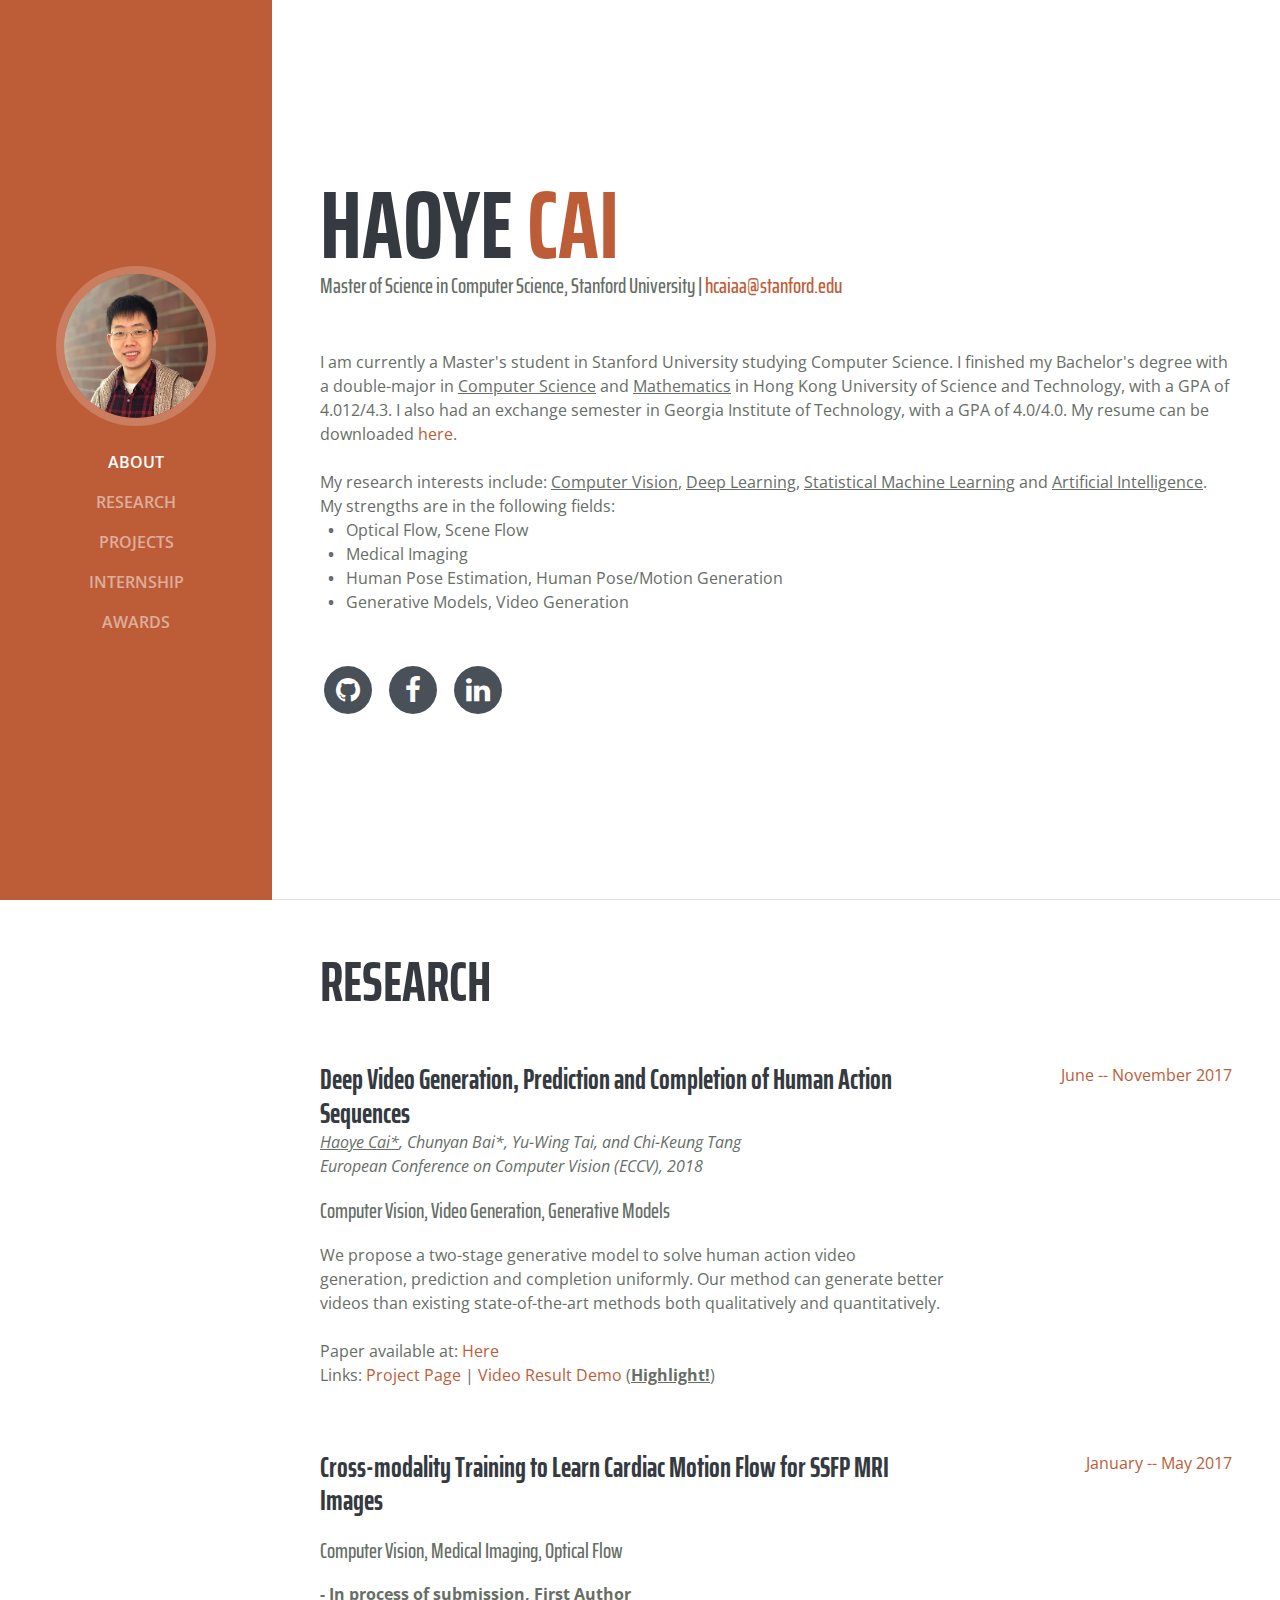
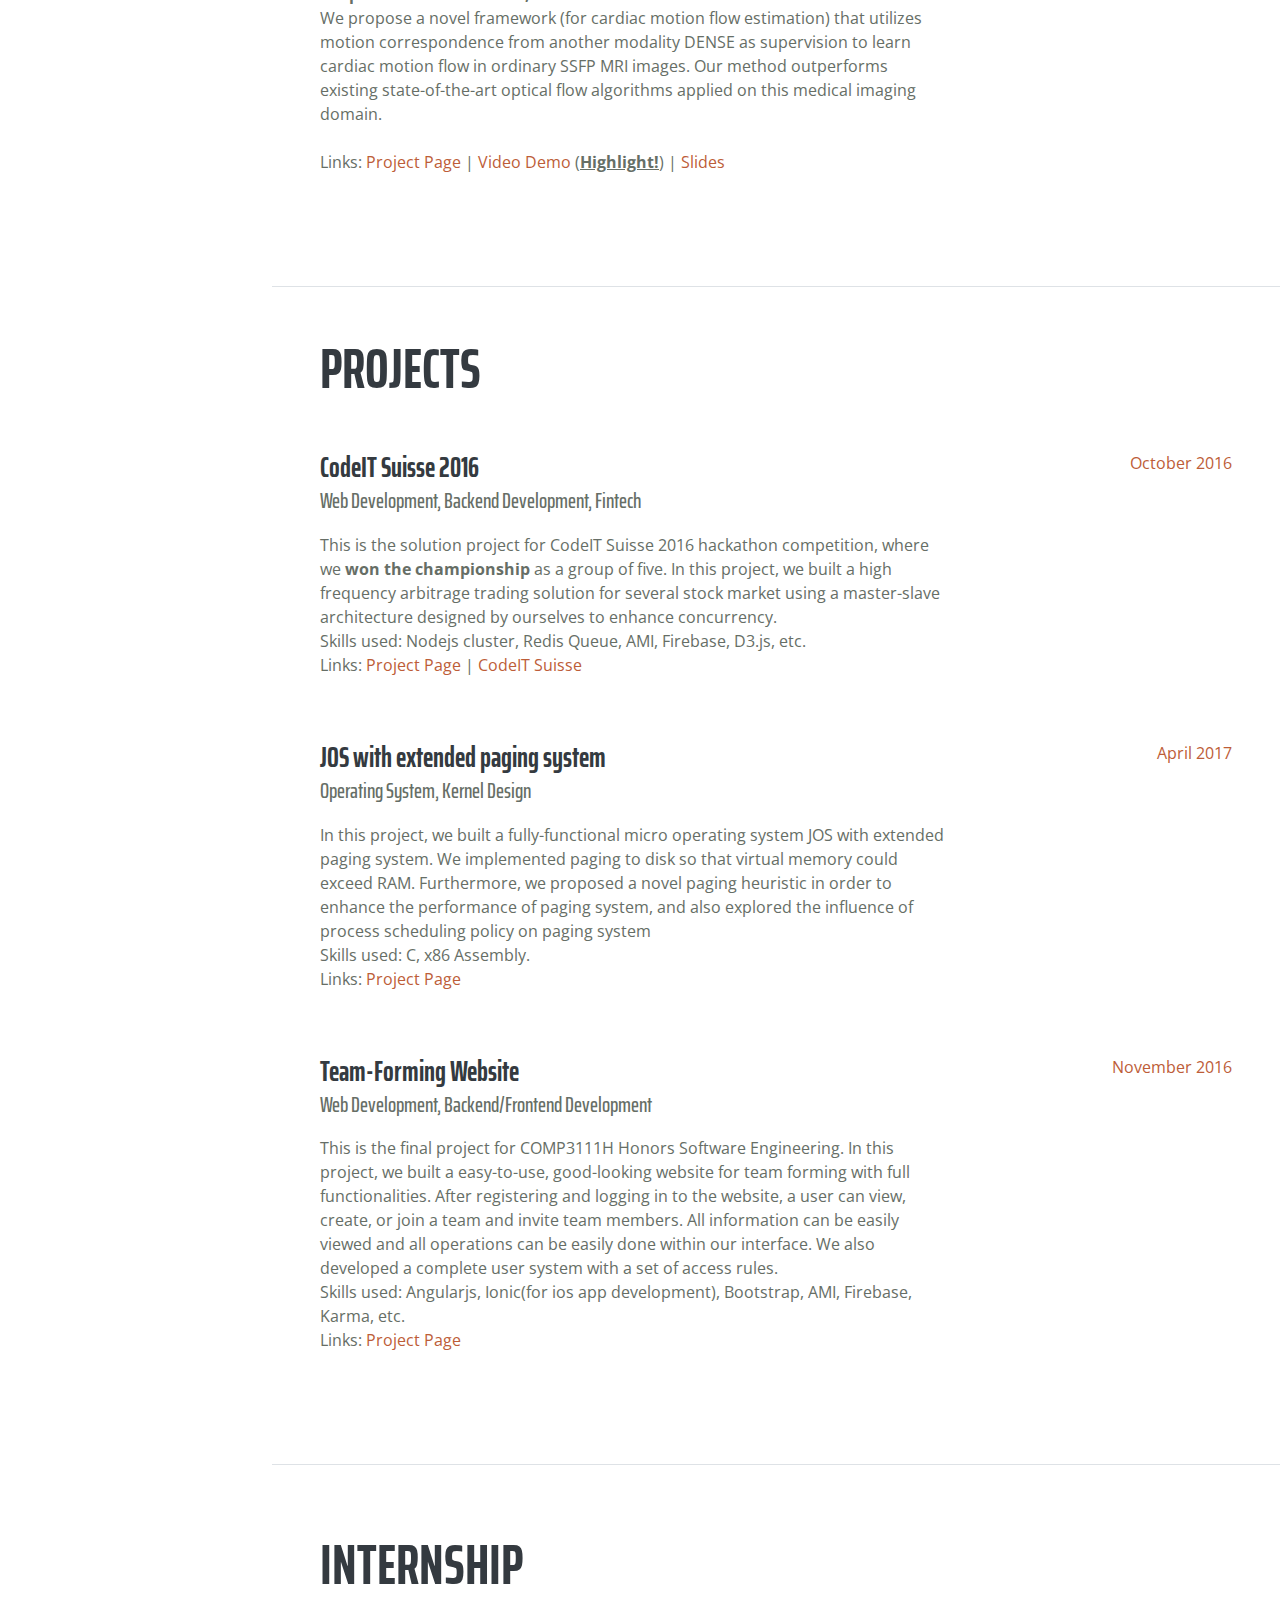
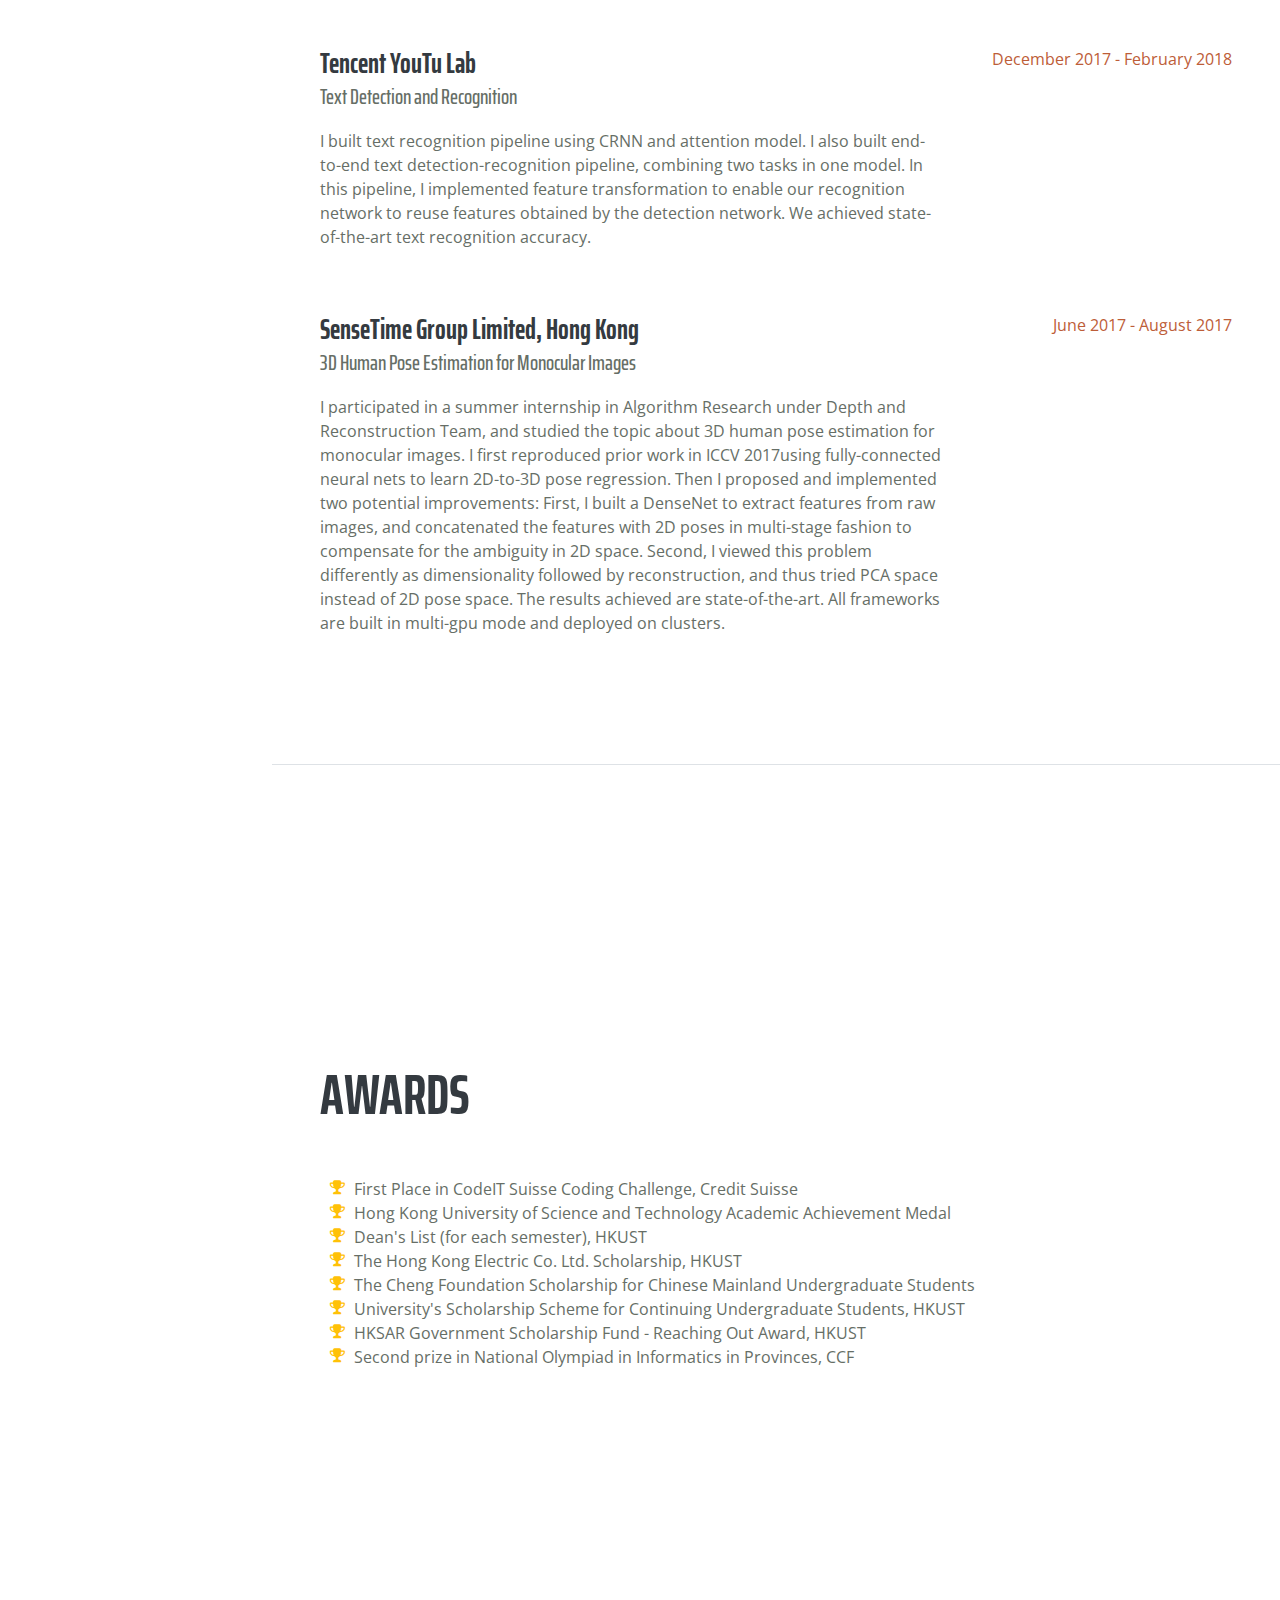
<file: index.html>
<!DOCTYPE html>
<html lang="en">

  <head>

    <meta charset="utf-8">
    <meta name="viewport" content="width=device-width, initial-scale=1, shrink-to-fit=no">
    <meta name="description" content="">
    <meta name="author" content="">

    <title>Haoye CAI's Homepage</title>

    <!-- Bootstrap core CSS -->
    <link href="vendor/bootstrap/css/bootstrap.min.css" rel="stylesheet">

    <!-- Custom fonts for this template -->
    <link href="https://fonts.googleapis.com/css?family=Saira+Extra+Condensed:100,200,300,400,500,600,700,800,900" rel="stylesheet">
    <link href="https://fonts.googleapis.com/css?family=Open+Sans:300,300i,400,400i,600,600i,700,700i,800,800i" rel="stylesheet">
    <link href="vendor/font-awesome/css/font-awesome.min.css" rel="stylesheet">
    <link href="vendor/devicons/css/devicons.min.css" rel="stylesheet">
    <link href="vendor/simple-line-icons/css/simple-line-icons.css" rel="stylesheet">

    <!-- Custom styles for this template -->
    <link href="css/resume.min.css" rel="stylesheet">

  </head>

  <body id="page-top">

    <nav class="navbar navbar-expand-lg navbar-dark bg-primary fixed-top" id="sideNav">
      <a class="navbar-brand js-scroll-trigger" href="#page-top">
        <span class="d-block d-lg-none">Haoye CAI</span>
        <span class="d-none d-lg-block">
          <img class="img-fluid img-profile rounded-circle mx-auto mb-2" src="img/profile.jpg" alt="">
        </span>
      </a>
      <button class="navbar-toggler" type="button" data-toggle="collapse" data-target="#navbarSupportedContent" aria-controls="navbarSupportedContent" aria-expanded="false" aria-label="Toggle navigation">
        <span class="navbar-toggler-icon"></span>
      </button>
      <div class="collapse navbar-collapse" id="navbarSupportedContent">
        <ul class="navbar-nav">
          <li class="nav-item">
            <a class="nav-link js-scroll-trigger" href="#about">About</a>
          </li>
          <li class="nav-item">
            <a class="nav-link js-scroll-trigger" href="#research">Research</a>
          </li>
          <li class="nav-item">
            <a class="nav-link js-scroll-trigger" href="#projects">Projects</a>
          </li>
          <li class="nav-item">
            <a class="nav-link js-scroll-trigger" href="#intern">Internship</a>
          </li>
          <li class="nav-item">
            <a class="nav-link js-scroll-trigger" href="#awards">Awards</a>
          </li>
        </ul>
      </div>
    </nav>

    <div class="container-fluid p-0">

      <section class="resume-section p-3 p-lg-5 d-flex d-column" id="about">
        <div class="my-auto">
          <h1 class="mb-0">Haoye
            <span class="text-primary">CAI</span>
          </h1>
          <div class="subheading mb-5">Master of Science in Computer Science, Stanford University | 
            <a href="mailto:hcaiaa@connect.ust.hk">hcaiaa@stanford.edu</a>
          </div>
          <p class="mb-5">I am currently a Master's student in Stanford University studying Computer Science. 
          I finished my Bachelor's degree with a double-major in <u>Computer Science</u> and <u>Mathematics</u> in Hong Kong University of Science and Technology, with a GPA of 4.012/4.3. I also had an exchange semester in Georgia Institute of Technology, with a GPA of 4.0/4.0. My resume can be downloaded <a target="_blank" href="cv.pdf">here</a>. <br><br>
          My research interests include: <u>Computer Vision</u>, <u>Deep Learning</u>, <u>Statistical Machine Learning</u> and <u>Artificial Intelligence</u>. <br>
          My strengths are in the following fields:<br>
            &nbsp;&nbsp;<strong>&bull;</strong> &nbsp; Optical Flow, Scene Flow<br>
            &nbsp;&nbsp;<strong>&bull;</strong> &nbsp; Medical Imaging<br>
            &nbsp;&nbsp;<strong>&bull;</strong> &nbsp; Human Pose Estimation, Human Pose/Motion Generation<br>
            &nbsp;&nbsp;<strong>&bull;</strong> &nbsp; Generative Models, Video Generation
          </p>
          <ul class="list-inline list-social-icons mb-0">
            <li class="list-inline-item">
              <a target="_blank" href="https://github.com/caihaoye16">
                <span class="fa-stack fa-lg">
                  <i class="fa fa-circle fa-stack-2x"></i>
                  <i class="fa fa-github fa-stack-1x fa-inverse"></i>
                </span>
              </a>
            </li>          
            <li class="list-inline-item">
              <a target="_blank" href="https://www.facebook.com/profile.php?id=100002939874040">
                <span class="fa-stack fa-lg">
                  <i class="fa fa-circle fa-stack-2x"></i>
                  <i class="fa fa-facebook fa-stack-1x fa-inverse"></i>
                </span>
              </a>
            </li>
            <li class="list-inline-item">
              <a target="_blank" href="https://www.linkedin.com/in/haoye-cai-71a55a154/">
                <span class="fa-stack fa-lg">
                  <i class="fa fa-circle fa-stack-2x"></i>
                  <i class="fa fa-linkedin fa-stack-1x fa-inverse"></i>
                </span>
              </a>
            </li>
          </ul>
        </div>
      </section>

      <section class="resume-section p-3 p-lg-5 d-flex flex-column" id="research">
        <div class="my-auto">
          <h2 class="mb-5">Research</h2>

          <div class="resume-item d-flex flex-column flex-md-row mb-5">
            <div class="resume-content mr-auto">
              <h3 class="mb-0">Deep Video Generation, Prediction and Completion of Human Action Sequences</h3>
              <p><i><u>Haoye Cai*</u>, Chunyan Bai*, Yu-Wing Tai, and Chi-Keung Tang<br>
              European Conference on Computer Vision (ECCV), 2018</i></p>
              <div class="subheading mb-3">Computer Vision, Video Generation, Generative Models</div>
              <p>
                <!-- <strong>- Accepted by ECCV 2018, First Author</strong> <br> -->
                We propose a two-stage generative model to solve human action video generation, prediction and completion uniformly. Our method can generate better videos than existing state-of-the-art methods both qualitatively and quantitatively. <br><br>

                Paper available at: <a target="_blank" href="http://openaccess.thecvf.com/content_ECCV_2018/papers/Chunyan_Bai_Deep_Video_Generation_ECCV_2018_paper.pdf">Here</a><br>

                Links:
                <a target="_blank" href="https://caihaoye16.github.io/cvpr18"> Project Page </a> | 
                <a target="_blank" href="https://caihaoye16.github.io/cvpr18/supp"> Video Result Demo </a> (<strong><u>Highlight!</u></strong>)
              </p>
            </div>
            <div class="resume-date text-md-right">
              <span class="text-primary">June -- November 2017</span>
            </div>
          </div>

          <div class="resume-item d-flex flex-column flex-md-row mb-5">
            <div class="resume-content mr-auto">
              <h3 class="mb-0">Cross-modality Training to Learn Cardiac Motion Flow for SSFP MRI Images</h3>
              <p></p>
              <div class="subheading mb-3">Computer Vision, Medical Imaging, Optical Flow</div>
              <p>
                <strong>- In process of submission, First Author</strong> <br>
                We propose a novel framework (for cardiac motion flow estimation) that utilizes motion correspondence from another modality DENSE as supervision to learn cardiac motion flow in ordinary SSFP MRI images.
                Our method outperforms existing state-of-the-art optical flow algorithms applied on this medical imaging domain. <br><br>


                Links:
                <a target="_blank" href="https://caihaoye16.github.io/bmvc17/"> Project Page </a> | 
                <a target="_blank" href="https://caihaoye16.github.io/bmvc17/demo.mp4"> Video Demo</a> (<strong><u>Highlight!</u></strong>) | 
                <a target="_blank" href="https://caihaoye16.github.io/bmvc17/intro.pptx"> Slides </a> 
              </p>
            </div>
            <div class="resume-date text-md-right">
              <span class="text-primary">January -- May 2017</span>
            </div>
          </div>


        </div>

      </section>

      <section class="resume-section p-3 p-lg-5 d-flex flex-column" id="projects">
        <div class="my-auto">
          <h2 class="mb-5">Projects</h2>

          <div class="resume-item d-flex flex-column flex-md-row mb-5">
            <div class="resume-content mr-auto">
              <h3 class="mb-0">CodeIT Suisse 2016</h3>
              <div class="subheading mb-3">Web Development, Backend Development, Fintech</div>
              <p>
                This is the solution project for CodeIT Suisse 2016 hackathon competition, where we <b>won the championship</b> as a group of five. In this project, we built a high frequency arbitrage trading solution for several stock market using a master-slave architecture designed by ourselves to enhance concurrency.<br>
                Skills used: Nodejs cluster, Redis Queue, AMI, Firebase, D3.js, etc.<br>
                Links:
                <a target="_blank" href="https://github.com/iamacewhite/codeIT"> Project Page </a> | 
                <a target="_blank" href="https://www.credit-suisse.com/no/en/your-careers/recruitment-technology-microsite/technology-buzz/2016-codeit-suisse.html"> CodeIT Suisse </a> 
              </p>
            </div>
            <div class="resume-date text-md-right">
              <span class="text-primary">October 2016</span>
            </div>
          </div>

          <div class="resume-item d-flex flex-column flex-md-row mb-5">
            <div class="resume-content mr-auto">
              <h3 class="mb-0">JOS with extended paging system</h3>
              <div class="subheading mb-3">Operating System, Kernel Design</div>
              <p>
                In this project, we built a fully-functional micro operating system JOS with extended paging system. We implemented paging to disk so that virtual memory could exceed RAM. Furthermore, we proposed a novel paging heuristic in order to enhance the performance of paging system, and also explored the influence of process scheduling policy on paging system<br>
                Skills used: C, x86 Assembly.<br>
                Links:
                <a target="_blank" href="https://github.com/iamacewhite/CS3210-Final-Project"> Project Page </a> 
              </p>
            </div>
            <div class="resume-date text-md-right">
              <span class="text-primary">April 2017</span>
            </div>
          </div>   

          <div class="resume-item d-flex flex-column flex-md-row mb-5">
            <div class="resume-content mr-auto">
              <h3 class="mb-0">Team-Forming Website</h3>
              <div class="subheading mb-3">Web Development, Backend/Frontend Development</div>
              <p>
                This is the final project for COMP3111H Honors Software Engineering. In this project, we built a easy-to-use, good-looking website for team forming with full functionalities. After registering and logging in to the website, a user can view, create, or join a team and invite team members. All information can be easily viewed and all operations can be easily done within our interface.
                We also developed a complete user system with a set of access rules.<br>
                Skills used: Angularjs, Ionic(for ios app development), Bootstrap, AMI, Firebase, Karma, etc.<br>
                Links:
                <a target="_blank" href="https://github.com/caihaoye16/teamform-seed"> Project Page </a> 
              </p>
            </div>
            <div class="resume-date text-md-right">
              <span class="text-primary">November 2016</span>
            </div>
          </div>
       

        </div>
      </section>

      <section class="resume-section p-3 p-lg-5 d-flex flex-column" id="intern">
        <div class="my-auto">
          <h2 class="mb-5">Internship</h2>

          <div class="resume-item d-flex flex-column flex-md-row mb-5">
            <div class="resume-content mr-auto">
              <h3 class="mb-0">Tencent YouTu Lab</h3>
              <div class="subheading mb-3">Text Detection and Recognition</div>
              <p>
                I built text recognition pipeline using CRNN and attention model. I also built end-to-end text detection-recognition pipeline, combining two tasks in one model. In this pipeline, I implemented feature transformation to enable our recognition network to reuse features obtained by the detection network. We achieved state-of-the-art text recognition accuracy.

              </p>
            </div>
            <div class="resume-date text-md-right">
              <span class="text-primary">December 2017 - February 2018</span>
            </div>
          </div>

          <div class="resume-item d-flex flex-column flex-md-row mb-5">
            <div class="resume-content mr-auto">
              <h3 class="mb-0">SenseTime Group Limited, Hong Kong</h3>
              <div class="subheading mb-3">3D Human Pose Estimation for Monocular Images</div>
              <p>
                I participated in a summer internship in Algorithm Research under Depth and Reconstruction Team, and studied the topic about 3D human pose estimation for monocular images. I first reproduced prior work in ICCV 2017using fully-connected neural nets to learn 2D-to-3D pose regression. Then I proposed and implemented two potential improvements: First, I built a DenseNet to extract features from raw images, and concatenated the features with 2D poses in multi-stage fashion to compensate for the ambiguity in 2D space. Second, I viewed this problem differently as dimensionality followed by reconstruction, and thus tried PCA space instead of 2D pose space. The results achieved are state-of-the-art. All frameworks are built in multi-gpu mode and deployed on clusters.
              </p>
            </div>
            <div class="resume-date text-md-right">
              <span class="text-primary">June 2017 - August 2017</span>
            </div>
          </div>

        </div>
      </section>

      <section class="resume-section p-3 p-lg-5 d-flex flex-column" id="awards">
        <div class="my-auto">
          <h2 class="mb-5">Awards</h2>
          <ul class="fa-ul mb-0">
            <li>
              <i class="fa-li fa fa-trophy text-warning"></i>
              First Place in CodeIT Suisse Coding Challenge, Credit Suisse</li>
            <li>
              <i class="fa-li fa fa-trophy text-warning"></i>
              Hong Kong University of Science and Technology Academic Achievement Medal</li>
            <li>
              <i class="fa-li fa fa-trophy text-warning"></i>
              Dean's List (for each semester), HKUST</li>
            <li>
              <i class="fa-li fa fa-trophy text-warning"></i>
              The Hong Kong Electric Co. Ltd. Scholarship, HKUST</li>
            <li>
              <i class="fa-li fa fa-trophy text-warning"></i>
              The Cheng Foundation Scholarship for Chinese Mainland Undergraduate Students</li>              
            <li>
              <i class="fa-li fa fa-trophy text-warning"></i>
              University's Scholarship Scheme for Continuing Undergraduate Students, HKUST</li>
            <li>
              <i class="fa-li fa fa-trophy text-warning"></i>
              HKSAR Government Scholarship Fund - Reaching Out Award, HKUST</li>
            <li>
              <i class="fa-li fa fa-trophy text-warning"></i>
              Second prize in National Olympiad in Informatics in Provinces, CCF</li>

          </ul>
        </div>
      </section>

    </div>

    <!-- Bootstrap core JavaScript -->
    <script src="vendor/jquery/jquery.min.js"></script>
    <script src="vendor/bootstrap/js/bootstrap.bundle.min.js"></script>

    <!-- Plugin JavaScript -->
    <script src="vendor/jquery-easing/jquery.easing.min.js"></script>

    <!-- Custom scripts for this template -->
    <script src="js/resume.min.js"></script>

  </body>

</html>
</file>
<file: vendor/simple-line-icons/css/simple-line-icons.css>
@font-face {
  font-family: 'simple-line-icons';
  src: url('../fonts/Simple-Line-Icons.eot?v=2.4.0');
  src: url('../fonts/Simple-Line-Icons.eot?v=2.4.0#iefix') format('embedded-opentype'), url('../fonts/Simple-Line-Icons.woff2?v=2.4.0') format('woff2'), url('../fonts/Simple-Line-Icons.ttf?v=2.4.0') format('truetype'), url('../fonts/Simple-Line-Icons.woff?v=2.4.0') format('woff'), url('../fonts/Simple-Line-Icons.svg?v=2.4.0#simple-line-icons') format('svg');
  font-weight: normal;
  font-style: normal;
}
/*
 Use the following CSS code if you want to have a class per icon.
 Instead of a list of all class selectors, you can use the generic [class*="icon-"] selector, but it's slower:
*/
.icon-user,
.icon-people,
.icon-user-female,
.icon-user-follow,
.icon-user-following,
.icon-user-unfollow,
.icon-login,
.icon-logout,
.icon-emotsmile,
.icon-phone,
.icon-call-end,
.icon-call-in,
.icon-call-out,
.icon-map,
.icon-location-pin,
.icon-direction,
.icon-directions,
.icon-compass,
.icon-layers,
.icon-menu,
.icon-list,
.icon-options-vertical,
.icon-options,
.icon-arrow-down,
.icon-arrow-left,
.icon-arrow-right,
.icon-arrow-up,
.icon-arrow-up-circle,
.icon-arrow-left-circle,
.icon-arrow-right-circle,
.icon-arrow-down-circle,
.icon-check,
.icon-clock,
.icon-plus,
.icon-minus,
.icon-close,
.icon-event,
.icon-exclamation,
.icon-organization,
.icon-trophy,
.icon-screen-smartphone,
.icon-screen-desktop,
.icon-plane,
.icon-notebook,
.icon-mustache,
.icon-mouse,
.icon-magnet,
.icon-energy,
.icon-disc,
.icon-cursor,
.icon-cursor-move,
.icon-crop,
.icon-chemistry,
.icon-speedometer,
.icon-shield,
.icon-screen-tablet,
.icon-magic-wand,
.icon-hourglass,
.icon-graduation,
.icon-ghost,
.icon-game-controller,
.icon-fire,
.icon-eyeglass,
.icon-envelope-open,
.icon-envelope-letter,
.icon-bell,
.icon-badge,
.icon-anchor,
.icon-wallet,
.icon-vector,
.icon-speech,
.icon-puzzle,
.icon-printer,
.icon-present,
.icon-playlist,
.icon-pin,
.icon-picture,
.icon-handbag,
.icon-globe-alt,
.icon-globe,
.icon-folder-alt,
.icon-folder,
.icon-film,
.icon-feed,
.icon-drop,
.icon-drawer,
.icon-docs,
.icon-doc,
.icon-diamond,
.icon-cup,
.icon-calculator,
.icon-bubbles,
.icon-briefcase,
.icon-book-open,
.icon-basket-loaded,
.icon-basket,
.icon-bag,
.icon-action-undo,
.icon-action-redo,
.icon-wrench,
.icon-umbrella,
.icon-trash,
.icon-tag,
.icon-support,
.icon-frame,
.icon-size-fullscreen,
.icon-size-actual,
.icon-shuffle,
.icon-share-alt,
.icon-share,
.icon-rocket,
.icon-question,
.icon-pie-chart,
.icon-pencil,
.icon-note,
.icon-loop,
.icon-home,
.icon-grid,
.icon-graph,
.icon-microphone,
.icon-music-tone-alt,
.icon-music-tone,
.icon-earphones-alt,
.icon-earphones,
.icon-equalizer,
.icon-like,
.icon-dislike,
.icon-control-start,
.icon-control-rewind,
.icon-control-play,
.icon-control-pause,
.icon-control-forward,
.icon-control-end,
.icon-volume-1,
.icon-volume-2,
.icon-volume-off,
.icon-calendar,
.icon-bulb,
.icon-chart,
.icon-ban,
.icon-bubble,
.icon-camrecorder,
.icon-camera,
.icon-cloud-download,
.icon-cloud-upload,
.icon-envelope,
.icon-eye,
.icon-flag,
.icon-heart,
.icon-info,
.icon-key,
.icon-link,
.icon-lock,
.icon-lock-open,
.icon-magnifier,
.icon-magnifier-add,
.icon-magnifier-remove,
.icon-paper-clip,
.icon-paper-plane,
.icon-power,
.icon-refresh,
.icon-reload,
.icon-settings,
.icon-star,
.icon-symbol-female,
.icon-symbol-male,
.icon-target,
.icon-credit-card,
.icon-paypal,
.icon-social-tumblr,
.icon-social-twitter,
.icon-social-facebook,
.icon-social-instagram,
.icon-social-linkedin,
.icon-social-pinterest,
.icon-social-github,
.icon-social-google,
.icon-social-reddit,
.icon-social-skype,
.icon-social-dribbble,
.icon-social-behance,
.icon-social-foursqare,
.icon-social-soundcloud,
.icon-social-spotify,
.icon-social-stumbleupon,
.icon-social-youtube,
.icon-social-dropbox,
.icon-social-vkontakte,
.icon-social-steam {
  font-family: 'simple-line-icons';
  speak: none;
  font-style: normal;
  font-weight: normal;
  font-variant: normal;
  text-transform: none;
  line-height: 1;
  /* Better Font Rendering =========== */
  -webkit-font-smoothing: antialiased;
  -moz-osx-font-smoothing: grayscale;
}
.icon-user:before {
  content: "\e005";
}
.icon-people:before {
  content: "\e001";
}
.icon-user-female:before {
  content: "\e000";
}
.icon-user-follow:before {
  content: "\e002";
}
.icon-user-following:before {
  content: "\e003";
}
.icon-user-unfollow:before {
  content: "\e004";
}
.icon-login:before {
  content: "\e066";
}
.icon-logout:before {
  content: "\e065";
}
.icon-emotsmile:before {
  content: "\e021";
}
.icon-phone:before {
  content: "\e600";
}
.icon-call-end:before {
  content: "\e048";
}
.icon-call-in:before {
  content: "\e047";
}
.icon-call-out:before {
  content: "\e046";
}
.icon-map:before {
  content: "\e033";
}
.icon-location-pin:before {
  content: "\e096";
}
.icon-direction:before {
  content: "\e042";
}
.icon-directions:before {
  content: "\e041";
}
.icon-compass:before {
  content: "\e045";
}
.icon-layers:before {
  content: "\e034";
}
.icon-menu:before {
  content: "\e601";
}
.icon-list:before {
  content: "\e067";
}
.icon-options-vertical:before {
  content: "\e602";
}
.icon-options:before {
  content: "\e603";
}
.icon-arrow-down:before {
  content: "\e604";
}
.icon-arrow-left:before {
  content: "\e605";
}
.icon-arrow-right:before {
  content: "\e606";
}
.icon-arrow-up:before {
  content: "\e607";
}
.icon-arrow-up-circle:before {
  content: "\e078";
}
.icon-arrow-left-circle:before {
  content: "\e07a";
}
.icon-arrow-right-circle:before {
  content: "\e079";
}
.icon-arrow-down-circle:before {
  content: "\e07b";
}
.icon-check:before {
  content: "\e080";
}
.icon-clock:before {
  content: "\e081";
}
.icon-plus:before {
  content: "\e095";
}
.icon-minus:before {
  content: "\e615";
}
.icon-close:before {
  content: "\e082";
}
.icon-event:before {
  content: "\e619";
}
.icon-exclamation:before {
  content: "\e617";
}
.icon-organization:before {
  content: "\e616";
}
.icon-trophy:before {
  content: "\e006";
}
.icon-screen-smartphone:before {
  content: "\e010";
}
.icon-screen-desktop:before {
  content: "\e011";
}
.icon-plane:before {
  content: "\e012";
}
.icon-notebook:before {
  content: "\e013";
}
.icon-mustache:before {
  content: "\e014";
}
.icon-mouse:before {
  content: "\e015";
}
.icon-magnet:before {
  content: "\e016";
}
.icon-energy:before {
  content: "\e020";
}
.icon-disc:before {
  content: "\e022";
}
.icon-cursor:before {
  content: "\e06e";
}
.icon-cursor-move:before {
  content: "\e023";
}
.icon-crop:before {
  content: "\e024";
}
.icon-chemistry:before {
  content: "\e026";
}
.icon-speedometer:before {
  content: "\e007";
}
.icon-shield:before {
  content: "\e00e";
}
.icon-screen-tablet:before {
  content: "\e00f";
}
.icon-magic-wand:before {
  content: "\e017";
}
.icon-hourglass:before {
  content: "\e018";
}
.icon-graduation:before {
  content: "\e019";
}
.icon-ghost:before {
  content: "\e01a";
}
.icon-game-controller:before {
  content: "\e01b";
}
.icon-fire:before {
  content: "\e01c";
}
.icon-eyeglass:before {
  content: "\e01d";
}
.icon-envelope-open:before {
  content: "\e01e";
}
.icon-envelope-letter:before {
  content: "\e01f";
}
.icon-bell:before {
  content: "\e027";
}
.icon-badge:before {
  content: "\e028";
}
.icon-anchor:before {
  content: "\e029";
}
.icon-wallet:before {
  content: "\e02a";
}
.icon-vector:before {
  content: "\e02b";
}
.icon-speech:before {
  content: "\e02c";
}
.icon-puzzle:before {
  content: "\e02d";
}
.icon-printer:before {
  content: "\e02e";
}
.icon-present:before {
  content: "\e02f";
}
.icon-playlist:before {
  content: "\e030";
}
.icon-pin:before {
  content: "\e031";
}
.icon-picture:before {
  content: "\e032";
}
.icon-handbag:before {
  content: "\e035";
}
.icon-globe-alt:before {
  content: "\e036";
}
.icon-globe:before {
  content: "\e037";
}
.icon-folder-alt:before {
  content: "\e039";
}
.icon-folder:before {
  content: "\e089";
}
.icon-film:before {
  content: "\e03a";
}
.icon-feed:before {
  content: "\e03b";
}
.icon-drop:before {
  content: "\e03e";
}
.icon-drawer:before {
  content: "\e03f";
}
.icon-docs:before {
  content: "\e040";
}
.icon-doc:before {
  content: "\e085";
}
.icon-diamond:before {
  content: "\e043";
}
.icon-cup:before {
  content: "\e044";
}
.icon-calculator:before {
  content: "\e049";
}
.icon-bubbles:before {
  content: "\e04a";
}
.icon-briefcase:before {
  content: "\e04b";
}
.icon-book-open:before {
  content: "\e04c";
}
.icon-basket-loaded:before {
  content: "\e04d";
}
.icon-basket:before {
  content: "\e04e";
}
.icon-bag:before {
  content: "\e04f";
}
.icon-action-undo:before {
  content: "\e050";
}
.icon-action-redo:before {
  content: "\e051";
}
.icon-wrench:before {
  content: "\e052";
}
.icon-umbrella:before {
  content: "\e053";
}
.icon-trash:before {
  content: "\e054";
}
.icon-tag:before {
  content: "\e055";
}
.icon-support:before {
  content: "\e056";
}
.icon-frame:before {
  content: "\e038";
}
.icon-size-fullscreen:before {
  content: "\e057";
}
.icon-size-actual:before {
  content: "\e058";
}
.icon-shuffle:before {
  content: "\e059";
}
.icon-share-alt:before {
  content: "\e05a";
}
.icon-share:before {
  content: "\e05b";
}
.icon-rocket:before {
  content: "\e05c";
}
.icon-question:before {
  content: "\e05d";
}
.icon-pie-chart:before {
  content: "\e05e";
}
.icon-pencil:before {
  content: "\e05f";
}
.icon-note:before {
  content: "\e060";
}
.icon-loop:before {
  content: "\e064";
}
.icon-home:before {
  content: "\e069";
}
.icon-grid:before {
  content: "\e06a";
}
.icon-graph:before {
  content: "\e06b";
}
.icon-microphone:before {
  content: "\e063";
}
.icon-music-tone-alt:before {
  content: "\e061";
}
.icon-music-tone:before {
  content: "\e062";
}
.icon-earphones-alt:before {
  content: "\e03c";
}
.icon-earphones:before {
  content: "\e03d";
}
.icon-equalizer:before {
  content: "\e06c";
}
.icon-like:before {
  content: "\e068";
}
.icon-dislike:before {
  content: "\e06d";
}
.icon-control-start:before {
  content: "\e06f";
}
.icon-control-rewind:before {
  content: "\e070";
}
.icon-control-play:before {
  content: "\e071";
}
.icon-control-pause:before {
  content: "\e072";
}
.icon-control-forward:before {
  content: "\e073";
}
.icon-control-end:before {
  content: "\e074";
}
.icon-volume-1:before {
  content: "\e09f";
}
.icon-volume-2:before {
  content: "\e0a0";
}
.icon-volume-off:before {
  content: "\e0a1";
}
.icon-calendar:before {
  content: "\e075";
}
.icon-bulb:before {
  content: "\e076";
}
.icon-chart:before {
  content: "\e077";
}
.icon-ban:before {
  content: "\e07c";
}
.icon-bubble:before {
  content: "\e07d";
}
.icon-camrecorder:before {
  content: "\e07e";
}
.icon-camera:before {
  content: "\e07f";
}
.icon-cloud-download:before {
  content: "\e083";
}
.icon-cloud-upload:before {
  content: "\e084";
}
.icon-envelope:before {
  content: "\e086";
}
.icon-eye:before {
  content: "\e087";
}
.icon-flag:before {
  content: "\e088";
}
.icon-heart:before {
  content: "\e08a";
}
.icon-info:before {
  content: "\e08b";
}
.icon-key:before {
  content: "\e08c";
}
.icon-link:before {
  content: "\e08d";
}
.icon-lock:before {
  content: "\e08e";
}
.icon-lock-open:before {
  content: "\e08f";
}
.icon-magnifier:before {
  content: "\e090";
}
.icon-magnifier-add:before {
  content: "\e091";
}
.icon-magnifier-remove:before {
  content: "\e092";
}
.icon-paper-clip:before {
  content: "\e093";
}
.icon-paper-plane:before {
  content: "\e094";
}
.icon-power:before {
  content: "\e097";
}
.icon-refresh:before {
  content: "\e098";
}
.icon-reload:before {
  content: "\e099";
}
.icon-settings:before {
  content: "\e09a";
}
.icon-star:before {
  content: "\e09b";
}
.icon-symbol-female:before {
  content: "\e09c";
}
.icon-symbol-male:before {
  content: "\e09d";
}
.icon-target:before {
  content: "\e09e";
}
.icon-credit-card:before {
  content: "\e025";
}
.icon-paypal:before {
  content: "\e608";
}
.icon-social-tumblr:before {
  content: "\e00a";
}
.icon-social-twitter:before {
  content: "\e009";
}
.icon-social-facebook:before {
  content: "\e00b";
}
.icon-social-instagram:before {
  content: "\e609";
}
.icon-social-linkedin:before {
  content: "\e60a";
}
.icon-social-pinterest:before {
  content: "\e60b";
}
.icon-social-github:before {
  content: "\e60c";
}
.icon-social-google:before {
  content: "\e60d";
}
.icon-social-reddit:before {
  content: "\e60e";
}
.icon-social-skype:before {
  content: "\e60f";
}
.icon-social-dribbble:before {
  content: "\e00d";
}
.icon-social-behance:before {
  content: "\e610";
}
.icon-social-foursqare:before {
  content: "\e611";
}
.icon-social-soundcloud:before {
  content: "\e612";
}
.icon-social-spotify:before {
  content: "\e613";
}
.icon-social-stumbleupon:before {
  content: "\e614";
}
.icon-social-youtube:before {
  content: "\e008";
}
.icon-social-dropbox:before {
  content: "\e00c";
}
.icon-social-vkontakte:before {
  content: "\e618";
}
.icon-social-steam:before {
  content: "\e620";
}
</file>
<file: vendor/devicons/css/devicons.min.css>
/*!
 *  Devicons 1.8.0 made by Theodore Vorillas / http://vorillaz.com 
 */
@font-face{font-family:devicons;src:url(../fonts/devicons.eot?xqxft6);src:url(../fonts/devicons.eot?#iefixxqxft6) format("embedded-opentype"),url(../fonts/devicons.woff?xqxft6) format("woff"),url(../fonts/devicons.ttf?xqxft6) format("truetype"),url(../fonts/devicons.svg?xqxft6#devicons) format("svg");font-weight:400;font-style:normal}.devicons{font-family:devicons;speak:none;font-style:normal;font-weight:400;font-variant:normal;text-transform:none;line-height:1;-webkit-font-smoothing:antialiased;-moz-osx-font-smoothing:grayscale}.devicons-git:before{content:"\e602"}.devicons-git_compare:before{content:"\e628"}.devicons-git_branch:before{content:"\e625"}.devicons-git_commit:before{content:"\e629"}.devicons-git_pull_request:before{content:"\e626"}.devicons-git_merge:before{content:"\e627"}.devicons-bitbucket:before{content:"\e603"}.devicons-github_alt:before{content:"\e608"}.devicons-github_badge:before{content:"\e609"}.devicons-github:before{content:"\e60a"}.devicons-github_full:before{content:"\e617"}.devicons-java:before{content:"\e638"}.devicons-ruby:before{content:"\e639"}.devicons-scala:before{content:"\e637"}.devicons-python:before{content:"\e63c"}.devicons-go:before{content:"\e624"}.devicons-ruby_on_rails:before{content:"\e63b"}.devicons-django:before{content:"\e61d"}.devicons-markdown:before{content:"\e63e"}.devicons-php:before{content:"\e63d"}.devicons-mysql:before{content:"\e604"}.devicons-streamline:before{content:"\e605"}.devicons-database:before{content:"\e606"}.devicons-laravel:before{content:"\e63f"}.devicons-javascript:before{content:"\e64e"}.devicons-angular:before{content:"\e653"}.devicons-backbone:before{content:"\e652"}.devicons-coffeescript:before{content:"\e651"}.devicons-jquery:before{content:"\e650"}.devicons-modernizr:before{content:"\e620"}.devicons-jquery_ui:before{content:"\e654"}.devicons-ember:before{content:"\e61b"}.devicons-dojo:before{content:"\e61c"}.devicons-nodejs:before{content:"\e619"}.devicons-nodejs_small:before{content:"\e618"}.devicons-javascript_shield:before{content:"\e64f"}.devicons-bootstrap:before{content:"\e647"}.devicons-sass:before{content:"\e64b"}.devicons-css3_full:before{content:"\e64a"}.devicons-css3:before{content:"\e649"}.devicons-html5:before{content:"\e636"}.devicons-html5_multimedia:before{content:"\e632"}.devicons-html5_device_access:before{content:"\e633"}.devicons-html5_3d_effects:before{content:"\e635"}.devicons-html5_connectivity:before{content:"\e634"}.devicons-ghost_small:before{content:"\e614"}.devicons-ghost:before{content:"\e61f"}.devicons-magento:before{content:"\e640"}.devicons-joomla:before{content:"\e641"}.devicons-jekyll_small:before{content:"\e60d"}.devicons-drupal:before{content:"\e642"}.devicons-wordpress:before{content:"\e60b"}.devicons-grunt:before{content:"\e64c"}.devicons-bower:before{content:"\e64d"}.devicons-npm:before{content:"\e61e"}.devicons-yahoo_small:before{content:"\e62b"}.devicons-yahoo:before{content:"\e615"}.devicons-bing_small:before{content:"\e600"}.devicons-windows:before{content:"\e60f"}.devicons-linux:before{content:"\e612"}.devicons-ubuntu:before{content:"\e63a"}.devicons-android:before{content:"\e60e"}.devicons-apple:before{content:"\e611"}.devicons-appstore:before{content:"\e613"}.devicons-phonegap:before{content:"\e630"}.devicons-blackberry:before{content:"\e623"}.devicons-stackoverflow:before{content:"\e610"}.devicons-techcrunch:before{content:"\e62c"}.devicons-codrops:before{content:"\e62f"}.devicons-css_tricks:before{content:"\e601"}.devicons-smashing_magazine:before{content:"\e62d"}.devicons-netmagazine:before{content:"\e62e"}.devicons-codepen:before{content:"\e616"}.devicons-cssdeck:before{content:"\e62a"}.devicons-hackernews:before{content:"\e61a"}.devicons-dropbox:before{content:"\e607"}.devicons-google_drive:before{content:"\e631"}.devicons-visualstudio:before{content:"\e60c"}.devicons-unity_small:before{content:"\e621"}.devicons-raspberry_pi:before{content:"\e622"}.devicons-chrome:before{content:"\e643"}.devicons-ie:before{content:"\e644"}.devicons-firefox:before{content:"\e645"}.devicons-opera:before{content:"\e646"}.devicons-safari:before{content:"\e648"}.devicons-swift:before{content:"\e655"}.devicons-symfony:before{content:"\e656"}.devicons-symfony_badge:before{content:"\e657"}.devicons-less:before{content:"\e658"}.devicons-stylus:before{content:"\e659"}.devicons-trello:before{content:"\e65a"}.devicons-atlassian:before{content:"\e65b"}.devicons-jira:before{content:"\e65c"}.devicons-envato:before{content:"\e65d"}.devicons-snap_svg:before{content:"\e65e"}.devicons-raphael:before{content:"\e65f"}.devicons-google_analytics:before{content:"\e660"}.devicons-compass:before{content:"\e661"}.devicons-onedrive:before{content:"\e662"}.devicons-gulp:before{content:"\e663"}.devicons-atom:before{content:"\e664"}.devicons-cisco:before{content:"\e665"}.devicons-nancy:before{content:"\e666"}.devicons-clojure:before{content:"\e668"}.devicons-clojure_alt:before{content:"\e66a"}.devicons-perl:before{content:"\e669"}.devicons-celluloid:before{content:"\e66b"}.devicons-w3c:before{content:"\e66c"}.devicons-redis:before{content:"\e66d"}.devicons-postgresql:before{content:"\e66e"}.devicons-webplatform:before{content:"\e66f"}.devicons-jenkins:before{content:"\e667"}.devicons-requirejs:before{content:"\e670"}.devicons-opensource:before{content:"\e671"}.devicons-typo3:before{content:"\e672"}.devicons-uikit:before{content:"\e673"}.devicons-doctrine:before{content:"\e674"}.devicons-groovy:before{content:"\e675"}.devicons-nginx:before{content:"\e676"}.devicons-haskell:before{content:"\e677"}.devicons-zend:before{content:"\e678"}.devicons-gnu:before{content:"\e679"}.devicons-yeoman:before{content:"\e67a"}.devicons-heroku:before{content:"\e67b"}.devicons-debian:before{content:"\e67d"}.devicons-travis:before{content:"\e67e"}.devicons-dotnet:before{content:"\e67f"}.devicons-codeigniter:before{content:"\e680"}.devicons-javascript_badge:before{content:"\e681"}.devicons-yii:before{content:"\e682"}.devicons-msql_server:before{content:"\e67c"}.devicons-composer:before{content:"\e683"}.devicons-krakenjs_badge:before{content:"\e684"}.devicons-krakenjs:before{content:"\e685"}.devicons-mozilla:before{content:"\e686"}.devicons-firebase:before{content:"\e687"}.devicons-sizzlejs:before{content:"\e688"}.devicons-creativecommons:before{content:"\e689"}.devicons-creativecommons_badge:before{content:"\e68a"}.devicons-mitlicence:before{content:"\e68b"}.devicons-senchatouch:before{content:"\e68c"}.devicons-bugsense:before{content:"\e68d"}.devicons-extjs:before{content:"\e68e"}.devicons-mootools_badge:before{content:"\e68f"}.devicons-mootools:before{content:"\e690"}.devicons-ruby_rough:before{content:"\e691"}.devicons-komodo:before{content:"\e692"}.devicons-coda:before{content:"\e693"}.devicons-bintray:before{content:"\e694"}.devicons-terminal:before{content:"\e695"}.devicons-code:before{content:"\e696"}.devicons-responsive:before{content:"\e697"}.devicons-dart:before{content:"\e698"}.devicons-aptana:before{content:"\e699"}.devicons-mailchimp:before{content:"\e69a"}.devicons-netbeans:before{content:"\e69b"}.devicons-dreamweaver:before{content:"\e69c"}.devicons-brackets:before{content:"\e69d"}.devicons-eclipse:before{content:"\e69e"}.devicons-cloud9:before{content:"\e69f"}.devicons-scrum:before{content:"\e6a0"}.devicons-prolog:before{content:"\e6a1"}.devicons-terminal_badge:before{content:"\e6a2"}.devicons-code_badge:before{content:"\e6a3"}.devicons-mongodb:before{content:"\e6a4"}.devicons-meteor:before{content:"\e6a5"}.devicons-meteorfull:before{content:"\e6a6"}.devicons-fsharp:before{content:"\e6a7"}.devicons-rust:before{content:"\e6a8"}.devicons-ionic:before{content:"\e6a9"}.devicons-sublime:before{content:"\e6aa"}.devicons-appcelerator:before{content:"\e6ab"}.devicons-asterisk:before{content:"\e6ac"}.devicons-aws:before{content:"\e6ad"}.devicons-digital-ocean:before{content:"\e6ae"}.devicons-dlang:before{content:"\e6af"}.devicons-docker:before{content:"\e6b0"}.devicons-erlang:before{content:"\e6b1"}.devicons-google-cloud-platform:before{content:"\e6b2"}.devicons-grails:before{content:"\e6b3"}.devicons-illustrator:before{content:"\e6b4"}.devicons-intellij:before{content:"\e6b5"}.devicons-materializecss:before{content:"\e6b6"}.devicons-openshift:before{content:"\e6b7"}.devicons-photoshop:before{content:"\e6b8"}.devicons-rackspace:before{content:"\e6b9"}.devicons-react:before{content:"\e6ba"}.devicons-redhat:before{content:"\e6bb"}.devicons-scriptcs:before{content:"\e6bc"}.devicons-sqllite:before{content:"\e6c4"}.devicons-vim:before{content:"\e6c5"}
</file>
<file: css/resume.min.css>
/*!
 * Start Bootstrap - Resume v4.0.0-beta.2 (https://startbootstrap.com/template-overviews/resume)
 * Copyright 2013-2017 Start Bootstrap
 * Licensed under MIT (https://github.com/BlackrockDigital/startbootstrap-resume/blob/master/LICENSE)
 */body{font-family:'Open Sans',serif;padding-top:54px;color:#666e66}@media (min-width:992px){body{padding-top:0;padding-left:17rem}}h1,h2,h4,h5,h6{font-family:'Saira Extra Condensed',serif;font-weight:700;text-transform:uppercase;color:#343a40}h3{font-family:'Saira Extra Condensed',serif;font-weight:700;color:#343a40}h1{font-size:6rem;line-height:5.5rem}h2{font-size:3.5rem}.subheading{font-weight:500;font-family:'Saira Extra Condensed',serif;font-size:1.35rem}.list-social-icons a{color:#495057}.list-social-icons a:hover{color:#bd5d38}.list-social-icons a .fa-lg{font-size:1.75rem}.list-icons{font-size:3rem}.list-icons .list-inline-item i:hover{color:#bd5d38}#sideNav .navbar-nav .nav-item .nav-link{font-weight:600;text-transform:uppercase}@media (min-width:992px){#sideNav{text-align:center;position:fixed;top:0;left:0;display:flex;flex-direction:column;width:17rem;height:100vh}#sideNav .navbar-brand{display:flex;margin:auto auto 0;padding:.5rem}#sideNav .navbar-brand .img-profile{max-width:10rem;max-height:10rem;border:.5rem solid rgba(255,255,255,.2)}#sideNav .navbar-collapse{display:flex;align-items:flex-start;flex-grow:0;width:100%;margin-bottom:auto}#sideNav .navbar-collapse .navbar-nav{flex-direction:column;width:100%}#sideNav .navbar-collapse .navbar-nav .nav-item{display:block}#sideNav .navbar-collapse .navbar-nav .nav-item .nav-link{display:block}}section.resume-section{border-bottom:1px solid #dee2e6;padding-top:5rem!important;padding-bottom:5rem!important}section.resume-section .resume-item .resume-date{min-width:none}@media (min-width:768px){section.resume-section{min-height:100vh}section.resume-section .resume-item .resume-date{min-width:18rem}}@media (min-width:992px){section.resume-section{padding-top:3rem!important;padding-bottom:3rem!important}}.bg-primary{background-color:#bd5d38!important}.text-primary{color:#bd5d38!important}a{color:#bd5d38}a:active,a:focus,a:hover{color:#824027}.vid_border{border:5px solid red;}
</file>
